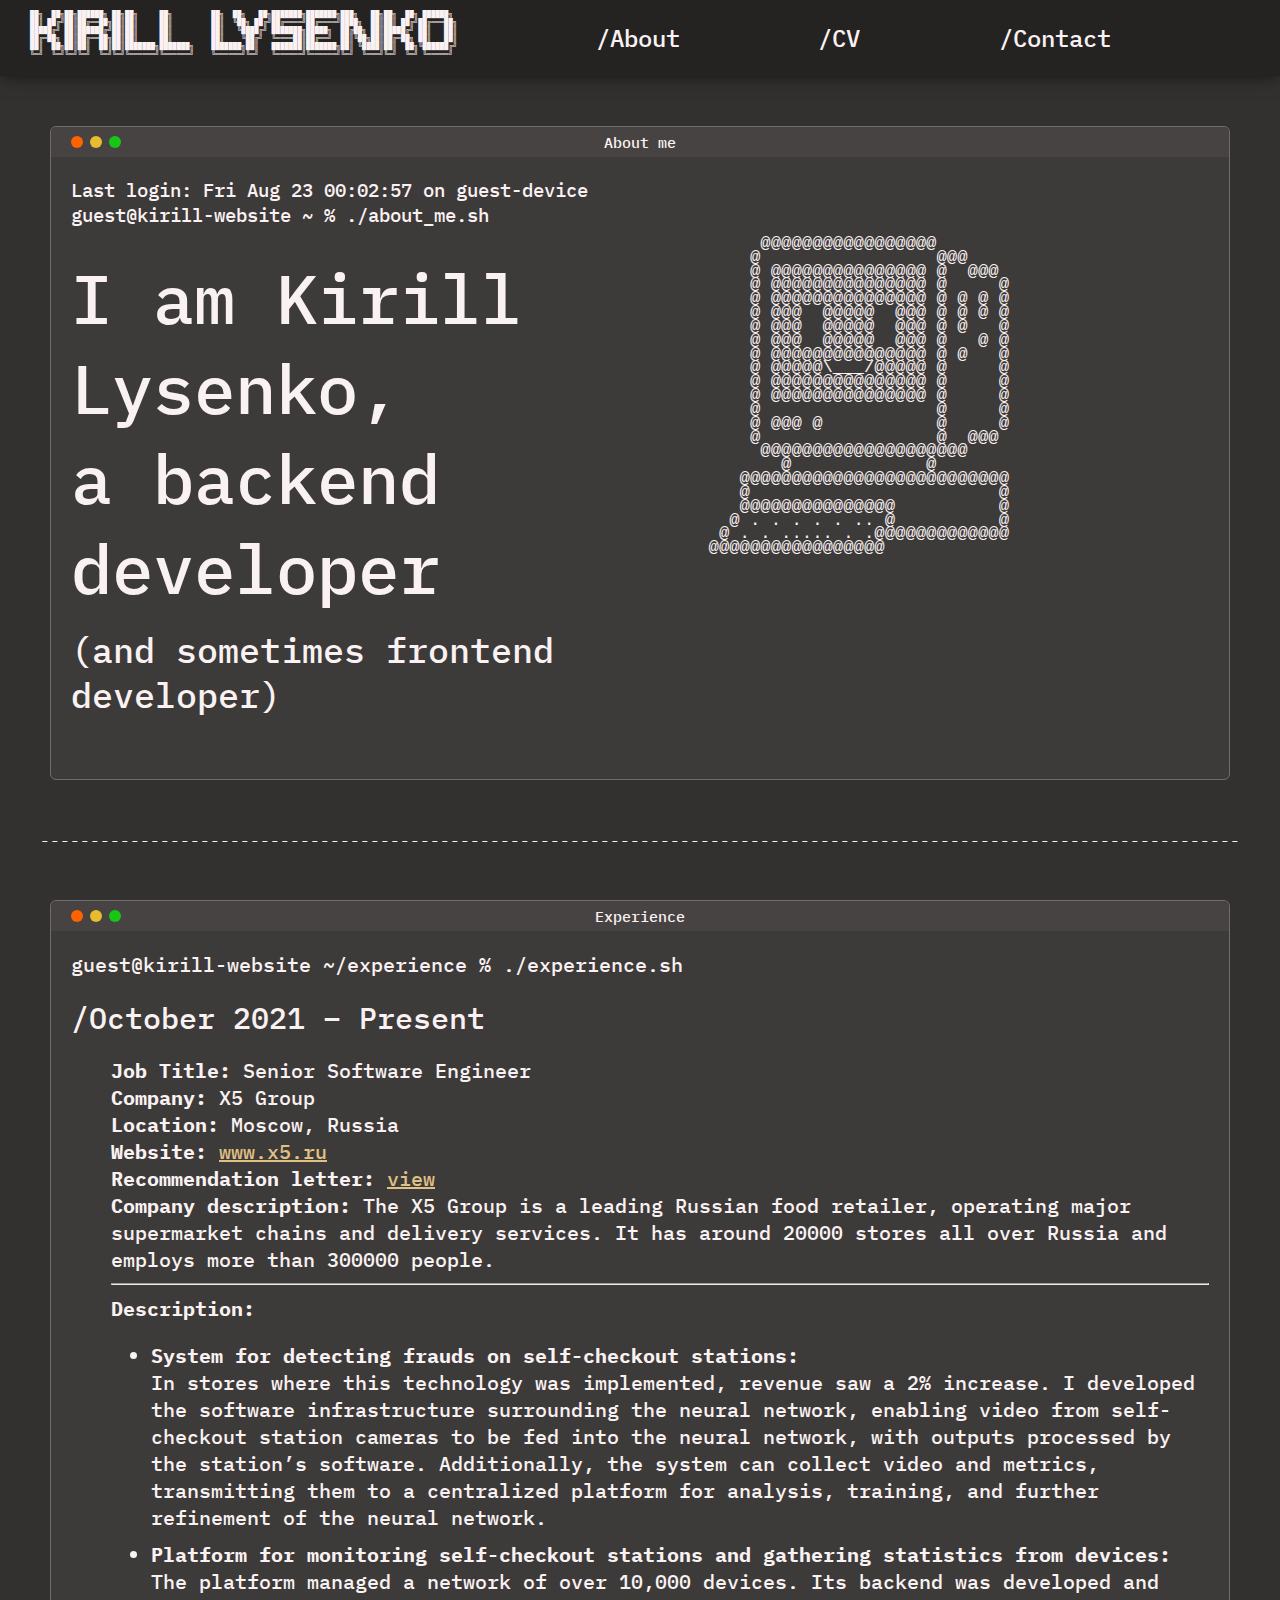
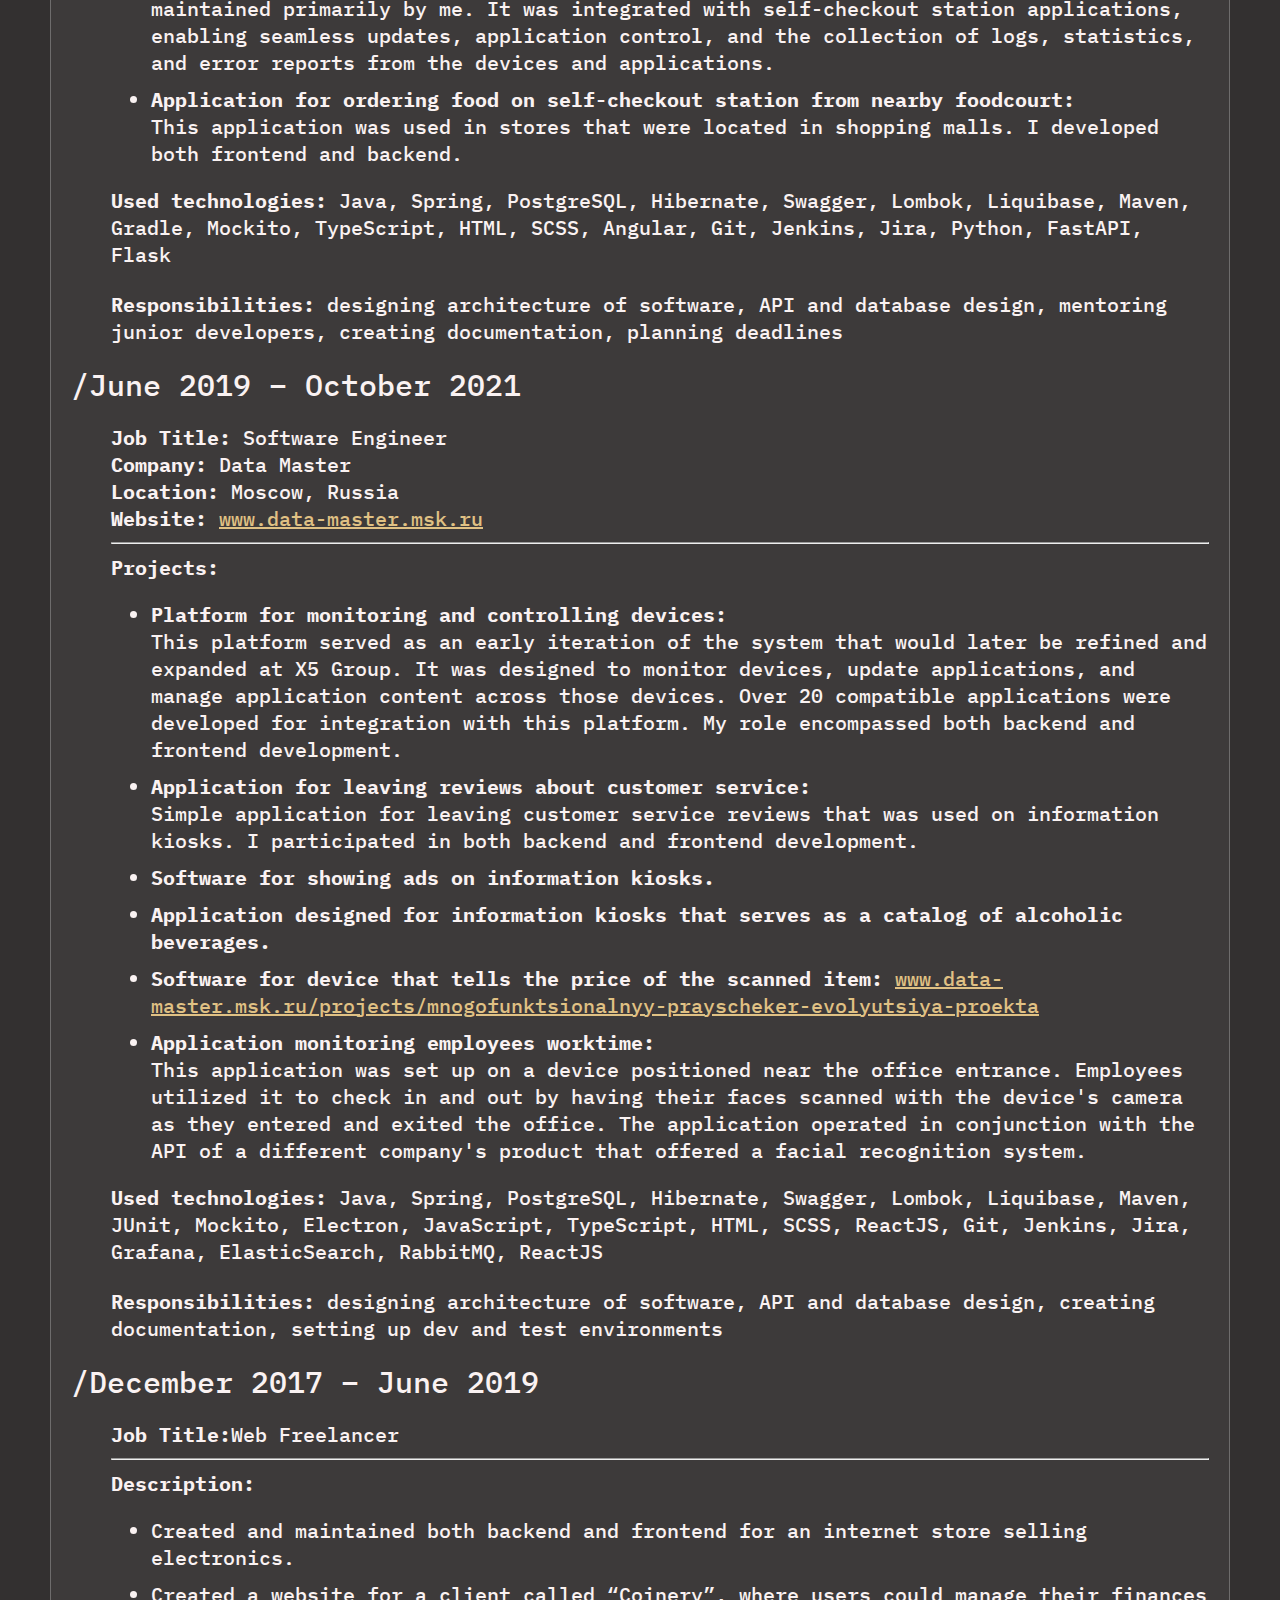
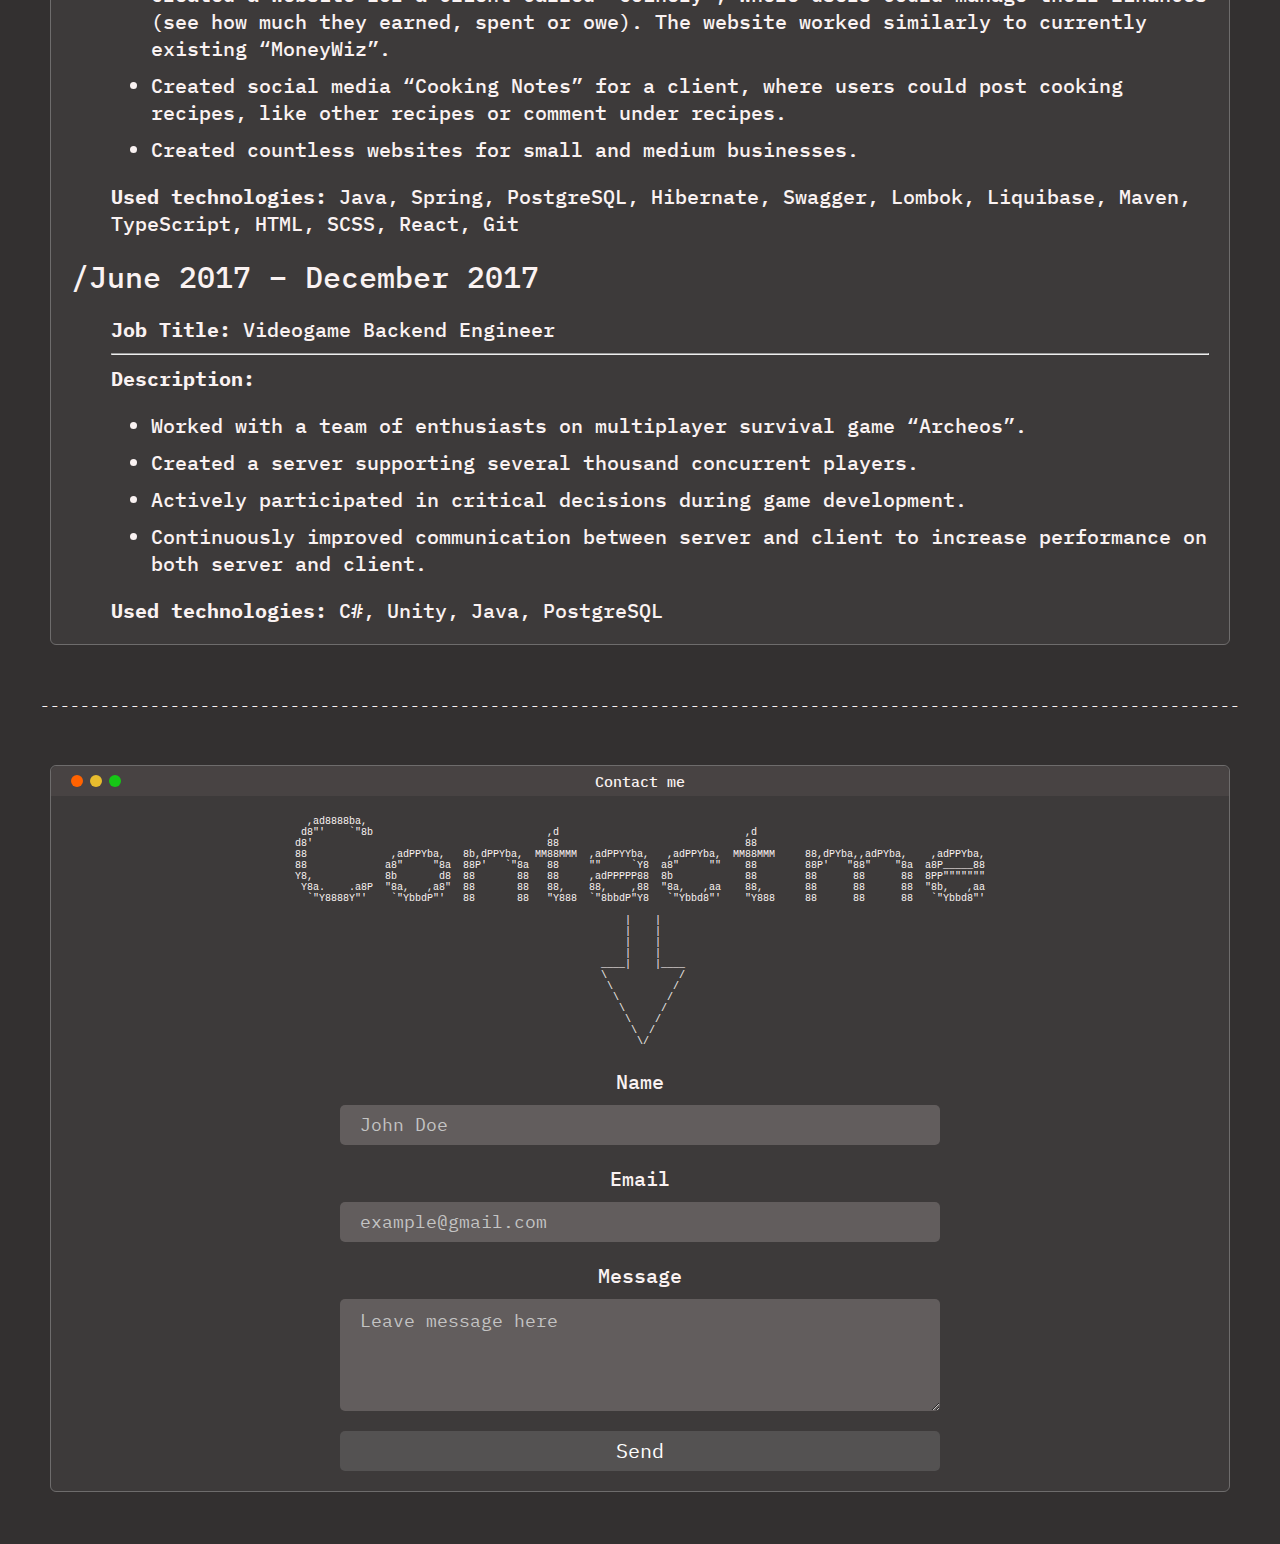
<file: index.html>
<!doctype html>
<html class="no-js" lang="">

<head>
    <meta charset="utf-8">
    <meta name="viewport" content="width=device-width, initial-scale=1">
    <title></title>
    <link rel="stylesheet" href="css/style.css">
    <meta name="description" content="">

    <meta property="og:title" content="">
    <meta property="og:type" content="">
    <meta property="og:url" content="">
    <meta property="og:image" content="">
    <meta property="og:image:alt" content="">

    <link rel="icon" href="/favicon.ico" sizes="any">
    <link rel="icon" href="/icon.svg" type="image/svg+xml">
    <link rel="apple-touch-icon" href="icon.png">

    <link rel="manifest" href="site.webmanifest">
    <meta name="theme-color" content="#fafafa">

    <link rel="preconnect" href="https://fonts.googleapis.com">
    <link rel="preconnect" href="https://fonts.gstatic.com" crossorigin>
    <link href="https://fonts.googleapis.com/css2?family=IBM+Plex+Mono:ital,wght@0,100;0,200;0,300;0,400;0,500;0,600;0,700;1,100;1,200;1,300;1,400;1,500;1,600;1,700&family=VT323&display=swap"
          rel="stylesheet">
</head>

<body>
<div id="header">
    <pre id="name">
██╗  ██╗██╗██████╗ ██╗██╗     ██╗         ██╗  ██╗   ██╗███████╗███████╗███╗   ██╗██╗  ██╗ ██████╗
██║ ██╔╝██║██╔══██╗██║██║     ██║         ██║  ╚██╗ ██╔╝██╔════╝██╔════╝████╗  ██║██║ ██╔╝██╔═══██╗
█████╔╝ ██║██████╔╝██║██║     ██║         ██║   ╚████╔╝ ███████╗█████╗  ██╔██╗ ██║█████╔╝ ██║   ██║
██╔═██╗ ██║██╔══██╗██║██║     ██║         ██║    ╚██╔╝  ╚════██║██╔══╝  ██║╚██╗██║██╔═██╗ ██║   ██║
██║  ██╗██║██║  ██║██║███████╗███████╗    ███████╗██║   ███████║███████╗██║ ╚████║██║  ██╗╚██████╔╝
╚═╝  ╚═╝╚═╝╚═╝  ╚═╝╚═╝╚══════╝╚══════╝    ╚══════╝╚═╝   ╚══════╝╚══════╝╚═╝  ╚═══╝╚═╝  ╚═╝ ╚═════╝
    </pre>
    <div id="links">
        <a href="/">/About</a>
        <a href="/cv.pdf" target="_blank" rel="noopener noreferrer">/CV</a>
        <a href="/contact-me.html">/Contact</a>
    </div>
</div>
<div id="about-me" class="card">
    <div class="card-header">
        <div class="card-buttons">
            <div style="background-color: #ff6200"></div>
            <div style="background-color: #e7bc2e"></div>
            <div style="background-color: #16c716"></div>
        </div>
        <div class="card-title">About me</div>
    </div>
    <div class="card-body">
        <div id="intro-text">Last login: Fri Aug 23 00:02:57 on guest-device
            guest@kirill-website ~ % ./about_me.sh
            <div id="intro-command">
                <div>
                    <div id="intro-text-big">I am Kirill Lysenko,
                        a backend developer
                    </div>
                    <div id="intro-text-small">(and sometimes frontend developer)
                    </div>
                </div>
                <pre id="intro-image">
      @@@@@@@@@@@@@@@@@
     @                 @@@
     @ @@@@@@@@@@@@@@@ @  @@@
     @ @@@@@@@@@@@@@@@ @     @
     @ @@@@@@@@@@@@@@@ @ @ @ @
     @ @@@  @@@@@  @@@ @ @ @ @
     @ @@@  @@@@@  @@@ @ @   @
     @ @@@  @@@@@  @@@ @   @ @
     @ @@@@@@@@@@@@@@@ @ @   @
     @ @@@@@\___/@@@@@ @     @
     @ @@@@@@@@@@@@@@@ @     @
     @ @@@@@@@@@@@@@@@ @     @
     @                 @     @
     @ @@@ @           @     @
     @                 @  @@@
      @@@@@@@@@@@@@@@@@@@@
        @             @
    @@@@@@@@@@@@@@@@@@@@@@@@@@
    @                        @
    @@@@@@@@@@@@@@@          @
   @ . . . . . .. @          @
  @ . . ..... . .@@@@@@@@@@@@@
 @@@@@@@@@@@@@@@@@
                </pre>
            </div>
        </div>
    </div>
</div>
<div class="divider">
    -------------------------------------------------------------------------------------------------------------------------------------------------------------------------------
</div>
<div id="experience" class="card">
    <div class="card-header">
        <div class="card-buttons">
            <div style="background-color: #ff6200"></div>
            <div style="background-color: #e7bc2e"></div>
            <div style="background-color: #16c716"></div>
        </div>
        <div class="card-title">Experience</div>
    </div>
    <div class="card-body">
        <div class="command">
            guest@kirill-website ~/experience % ./experience.sh
        </div>
        <div class="company">
            <div class="company-year">
                /October 2021 – Present
            </div>
            <div class="company-description">
                <div><b>Job Title:</b> Senior Software Engineer</div>
                <div><b>Company:</b> X5 Group</div>
                <div><b>Location:</b> Moscow, Russia</div>
                <div><b>Website:</b> <a href="https://www.x5.ru/en/" target="_blank"
                                        rel="noopener noreferrer">www.x5.ru</a></div>
                <div><b>Recommendation letter:</b> <a href="/x5_recommendation.pdf" target="_blank"
                                                      rel="noopener noreferrer">view</a></div>
                <div><b>Company description:</b> The X5 Group is a leading Russian food retailer, operating major supermarket
                    chains and delivery services. It has around 20000 stores all over
                    Russia and employs more than 300000 people.
                </div>
                <hr>
                <div><b>Description:</b>
                    <ul>
                        <li><b>System for detecting frauds on self-checkout stations:</b>
                            <pre></pre>
                            In stores where this technology was implemented, revenue saw a 2% increase. I developed the
                            software infrastructure surrounding the neural network, enabling video from self-checkout
                            station cameras to be fed into the neural network, with outputs processed by the station’s
                            software. Additionally, the system can collect video and metrics, transmitting them to a
                            centralized platform for analysis, training, and further refinement of the neural network.
                        </li>
                        <li><b>Platform for monitoring self-checkout stations and gathering statistics from devices:</b>
                            <pre></pre>
                            The platform managed a network of over 10,000 devices. Its backend was developed and
                            maintained primarily by me. It was integrated with self-checkout station applications,
                            enabling
                            seamless updates, application control, and the collection of logs, statistics, and error
                            reports from the devices and applications.
                        </li>
                        <li><b>Application for ordering food on self-checkout station from nearby foodcourt:</b>
                            <pre></pre>
                            This application was used in stores that were located in shopping malls. I developed both
                            frontend and backend.
                        </li>
                    </ul>
                </div>
                <div><b>Used technologies:</b> Java, Spring, PostgreSQL, Hibernate, Swagger, Lombok, Liquibase, Maven,
                    Gradle, Mockito, TypeScript, HTML, SCSS, Angular, Git, Jenkins, Jira, Python, FastAPI, Flask
                </div>
                <pre>
                </pre>
                <div><b>Responsibilities: </b> designing architecture of software, API and database design, mentoring
                    junior developers, creating documentation, planning deadlines
                </div>
            </div>
        </div>
        <div class="company">
            <div class="company-year">
                /June 2019 – October 2021
            </div>
            <div class="company-description">
                <div><b>Job Title:</b> Software Engineer</div>
                <div><b>Company:</b> Data Master</div>
                <div><b>Location:</b> Moscow, Russia</div>
                <div><b>Website:</b> <a
                        href="https://data--master-msk-ru.translate.goog/?_x_tr_sl=ru&_x_tr_tl=en&_x_tr_hl=en&_x_tr_pto=wapp"
                        target="_blank" rel="noopener noreferrer">www.data-master.msk.ru</a>
                </div>
                <hr>
                <div><b>Projects:</b>
                    <ul>
                        <li><b>Platform for monitoring and controlling devices:</b>
                            <pre></pre>
                            This platform served as an early iteration of the system that would later be refined and
                            expanded at X5 Group. It was designed to monitor devices, update applications, and manage
                            application content across those devices. Over 20 compatible applications were developed for
                            integration with this platform. My role encompassed both backend and frontend development.
                        </li>
                        <li><b>Application for leaving reviews about customer service:</b>
                            <pre></pre>
                            Simple application for leaving customer service reviews that was used on information kiosks.
                            I participated in both backend and frontend development.
                        </li>
                        <li><b>Software for showing ads on information kiosks.</b></li>
                        <li><b>Application designed for information kiosks that serves as a catalog of alcoholic
                            beverages.</b></li>
                        <li><b>Software for device that tells the price of the scanned item:</b> <a
                                href="https://data--master-msk-ru.translate.goog/projects/mnogofunktsionalnyy-prayscheker-evolyutsiya-proekta/?_x_tr_sl=ru&_x_tr_tl=en&_x_tr_hl=en&_x_tr_pto=wapp">www.data-master.msk.ru/projects/mnogofunktsionalnyy-prayscheker-evolyutsiya-proekta</a>
                        </li>
                        <li><b>Application monitoring employees worktime:</b>
                            <pre></pre>
                            This application was set up on a device positioned near the office entrance. Employees
                            utilized it to check in and out by having their faces scanned with the device's camera as
                            they entered and exited the office. The application operated in conjunction with the API of
                            a different company's product that offered a facial recognition system.
                        </li>
                    </ul>
                </div>
                <div><b>Used technologies:</b> Java, Spring, PostgreSQL, Hibernate, Swagger, Lombok, Liquibase, Maven,
                    JUnit, Mockito, Electron, JavaScript, TypeScript, HTML, SCSS, ReactJS, Git, Jenkins, Jira, Grafana,
                    ElasticSearch, RabbitMQ, ReactJS
                </div>
                <pre>
                </pre>
                <div><b>Responsibilities: </b> designing architecture of software, API and database design, creating
                    documentation, setting up dev and test environments
                </div>
            </div>
        </div>
        <div class="company">
            <div class="company-year">
                /December 2017 – June 2019
            </div>
            <div class="company-description">
                <div><b>Job Title:</b>Web Freelancer</div>
                <hr>
                <div><b>Description:</b>
                    <ul>
                        <li>Created and maintained both backend and frontend for an internet store selling electronics.</li>
                        <li>Created a website for a client called “Coinery”, where users could manage their finances (see how much they earned, spent or owe). The website worked similarly to currently existing “MoneyWiz”.</li>
                        <li>Created social media “Cooking Notes” for a client, where users could post cooking recipes, like other recipes or comment under recipes.</li>
                        <li>Created countless websites for small and medium businesses.</li>
                    </ul>
                </div>
                <div><b>Used technologies:</b> Java, Spring, PostgreSQL, Hibernate, Swagger, Lombok, Liquibase, Maven,
                    TypeScript, HTML, SCSS, React, Git
                </div>
            </div>
        </div>
        <div class="company">
            <div class="company-year">
                /June 2017 – December 2017
            </div>
            <div class="company-description">
                <div><b>Job Title:</b> Videogame Backend Engineer</div>
                <hr>
                <div><b>Description:</b>
                    <ul>
                        <li>Worked with a team of enthusiasts on multiplayer survival game “Archeos”.</li>
                        <li>Created a server supporting several thousand concurrent players.</li>
                        <li>Actively participated in critical decisions during game development.</li>
                        <li>Continuously improved communication between server and client to increase performance on both server and client.</li>
                    </ul>
                </div>
                <div><b>Used technologies:</b> C#, Unity, Java, PostgreSQL
                </div>
            </div>
        </div>
    </div>
</div>
<div class="divider">
    -------------------------------------------------------------------------------------------------------------------------------------------------------------------------------
</div>
<div id="footer" class="card">
    <div class="card-header">
        <div class="card-buttons">
            <div style="background-color: #ff6200"></div>
            <div style="background-color: #e7bc2e"></div>
            <div style="background-color: #16c716"></div>
        </div>
        <div class="card-title">Contact me</div>
    </div>
    <div class="card-body">
        <div class="contact-me-image">
        <pre>
  ,ad8888ba,
 d8"'    `"8b                             ,d                               ,d
d8'                                       88                               88
88              ,adPPYba,   8b,dPPYba,  MM88MMM  ,adPPYYba,   ,adPPYba,  MM88MMM     88,dPYba,,adPYba,    ,adPPYba,
88             a8"     "8a  88P'   `"8a   88     ""     `Y8  a8"     ""    88        88P'   "88"    "8a  a8P_____88
Y8,            8b       d8  88       88   88     ,adPPPPP88  8b            88        88      88      88  8PP"""""""
 Y8a.    .a8P  "8a,   ,a8"  88       88   88,    88,    ,88  "8a,   ,aa    88,       88      88      88  "8b,   ,aa
  `"Y8888Y"'    `"YbbdP"'   88       88   "Y888  `"8bbdP"Y8   `"Ybbd8"'    "Y888     88      88      88   `"Ybbd8"'
                                                   
                                                       |    |
                                                       |    |
                                                       |    |
                                                       |    |
                                                   ____|    |____
                                                   \            /
                                                    \          /
                                                     \        /
                                                      \      /
                                                       \    /
                                                        \  /
                                                         \/
        </pre>
        </div>
        <form action="https://api.web3forms.com/submit" method="POST" id="contact-me-form">
            <div class="input">
                <label for="contact-me-name">Name</label>
                <input id="contact-me-name" type="text" name="name" placeholder="John Doe" required>
            </div>
            <div class="input">
                <label for="contact-me-email">Email</label>
                <input id="contact-me-email" type="email" name="email" placeholder="example@gmail.com" required>
            </div>
            <div class="input">
                <label for="contact-me-message">Message</label>
                <textarea id="contact-me-message" required rows="4" cols="50"
                          name="message"
                          placeholder="Leave message here"></textarea>
            </div>
            <input type="hidden" name="access_key" value="f1a73553-c6b4-40a8-8900-9e857535fec1">
            <input type="checkbox" name="botcheck" class="hidden" style="display: none;">
            <input type="hidden" name="redirect" value="https://kirilllysenko.github.io/contact-me.html">
            <input type="hidden" name="subject" value="Job Contact - Kirill Lysenko">
            <button type="submit">Send</button>
        </form>
    </div>
</div>
<script src="js/app.js"></script>
</body>

</html>
</file>
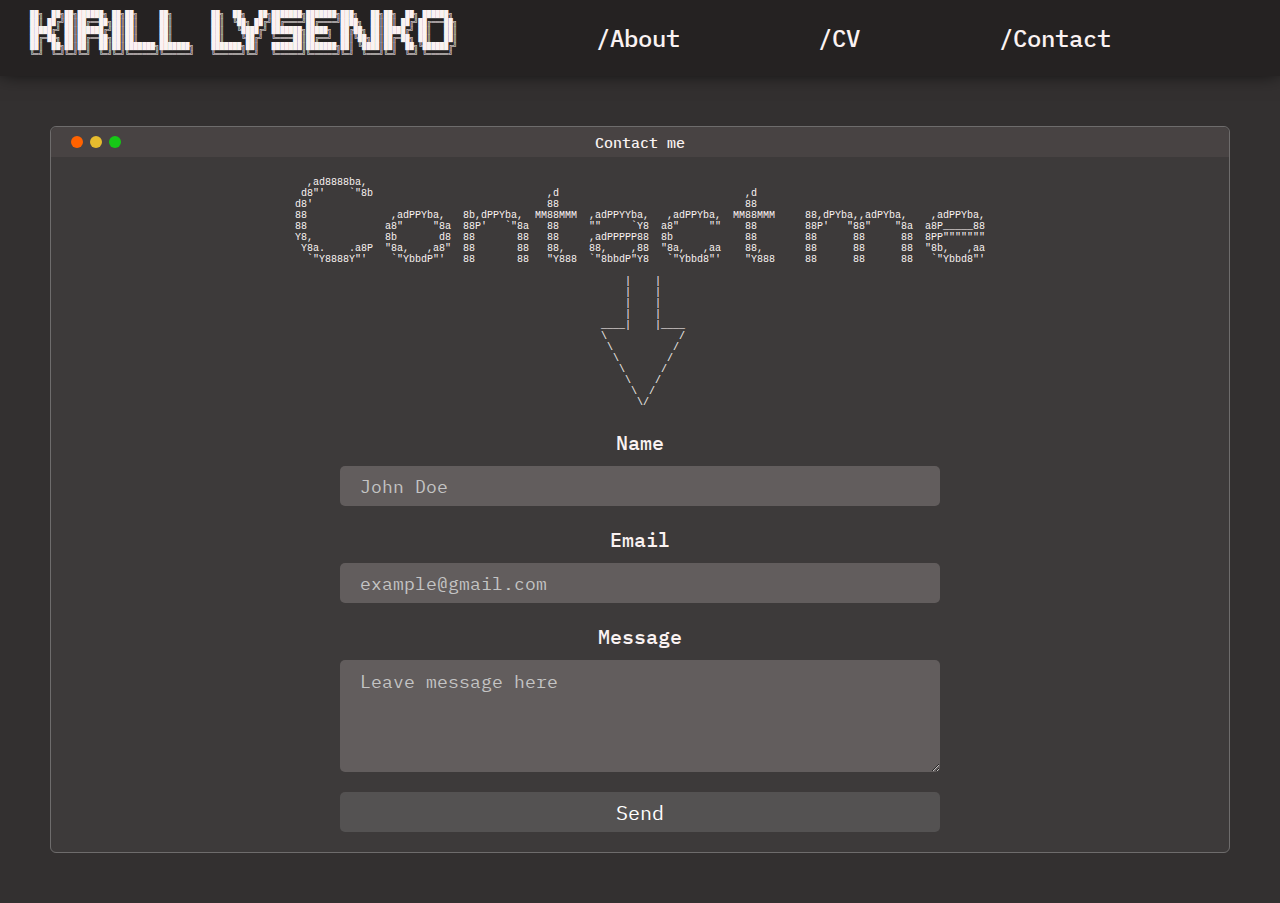
<file: contact-me.html>
<!doctype html>
<html class="no-js" lang="">

<head>
    <meta charset="utf-8">
    <meta name="viewport" content="width=device-width, initial-scale=1">
    <title></title>
    <link rel="stylesheet" href="css/style.css">
    <meta name="description" content="">

    <meta property="og:title" content="">
    <meta property="og:type" content="">
    <meta property="og:url" content="">
    <meta property="og:image" content="">
    <meta property="og:image:alt" content="">

    <link rel="icon" href="/favicon.ico" sizes="any">
    <link rel="icon" href="/icon.svg" type="image/svg+xml">
    <link rel="apple-touch-icon" href="icon.png">

    <link rel="manifest" href="site.webmanifest">
    <meta name="theme-color" content="#fafafa">

    <link rel="preconnect" href="https://fonts.googleapis.com">
    <link rel="preconnect" href="https://fonts.gstatic.com" crossorigin>
    <link href="https://fonts.googleapis.com/css2?family=IBM+Plex+Mono:ital,wght@0,100;0,200;0,300;0,400;0,500;0,600;0,700;1,100;1,200;1,300;1,400;1,500;1,600;1,700&family=VT323&display=swap"
          rel="stylesheet">
</head>

<body>
<div id="header">
    <pre id="name">
██╗  ██╗██╗██████╗ ██╗██╗     ██╗         ██╗  ██╗   ██╗███████╗███████╗███╗   ██╗██╗  ██╗ ██████╗
██║ ██╔╝██║██╔══██╗██║██║     ██║         ██║  ╚██╗ ██╔╝██╔════╝██╔════╝████╗  ██║██║ ██╔╝██╔═══██╗
█████╔╝ ██║██████╔╝██║██║     ██║         ██║   ╚████╔╝ ███████╗█████╗  ██╔██╗ ██║█████╔╝ ██║   ██║
██╔═██╗ ██║██╔══██╗██║██║     ██║         ██║    ╚██╔╝  ╚════██║██╔══╝  ██║╚██╗██║██╔═██╗ ██║   ██║
██║  ██╗██║██║  ██║██║███████╗███████╗    ███████╗██║   ███████║███████╗██║ ╚████║██║  ██╗╚██████╔╝
╚═╝  ╚═╝╚═╝╚═╝  ╚═╝╚═╝╚══════╝╚══════╝    ╚══════╝╚═╝   ╚══════╝╚══════╝╚═╝  ╚═══╝╚═╝  ╚═╝ ╚═════╝
    </pre>
    <div id="links">
        <a href="/">/About</a>
        <a href="/cv.pdf" target="_blank" rel="noopener noreferrer">/CV</a>
        <a href="/contact-me.html">/Contact</a>
    </div>
</div>
<div id="footer" class="card">
    <div class="card-header">
        <div class="card-buttons">
            <div style="background-color: #ff6200"></div>
            <div style="background-color: #e7bc2e"></div>
            <div style="background-color: #16c716"></div>
        </div>
        <div class="card-title">Contact me</div>
    </div>
    <div class="card-body">
        <div class="contact-me-image">
        <pre>
  ,ad8888ba,
 d8"'    `"8b                             ,d                               ,d
d8'                                       88                               88
88              ,adPPYba,   8b,dPPYba,  MM88MMM  ,adPPYYba,   ,adPPYba,  MM88MMM     88,dPYba,,adPYba,    ,adPPYba,
88             a8"     "8a  88P'   `"8a   88     ""     `Y8  a8"     ""    88        88P'   "88"    "8a  a8P_____88
Y8,            8b       d8  88       88   88     ,adPPPPP88  8b            88        88      88      88  8PP"""""""
 Y8a.    .a8P  "8a,   ,a8"  88       88   88,    88,    ,88  "8a,   ,aa    88,       88      88      88  "8b,   ,aa
  `"Y8888Y"'    `"YbbdP"'   88       88   "Y888  `"8bbdP"Y8   `"Ybbd8"'    "Y888     88      88      88   `"Ybbd8"'

                                                       |    |
                                                       |    |
                                                       |    |
                                                       |    |
                                                   ____|    |____
                                                   \            /
                                                    \          /
                                                     \        /
                                                      \      /
                                                       \    /
                                                        \  /
                                                         \/
        </pre>
        </div>
        <form action="https://api.web3forms.com/submit" method="POST" id="contact-me-form">
            <div class="input">
                <label for="contact-me-name">Name</label>
                <input id="contact-me-name" type="text" name="name" placeholder="John Doe" required>
            </div>
            <div class="input">
                <label for="contact-me-email">Email</label>
                <input id="contact-me-email" type="email" name="email" placeholder="example@gmail.com" required>
            </div>
            <div class="input">
                <label for="contact-me-message">Message</label>
                <textarea id="contact-me-message" required rows="4" cols="50"
                          name="message"
                          placeholder="Leave message here"></textarea>
            </div>
            <input type="hidden" name="access_key" value="f1a73553-c6b4-40a8-8900-9e857535fec1">
            <input type="checkbox" name="botcheck" class="hidden" style="display: none;">
            <input type="hidden" name="redirect" value="https://kirilllysenko.github.io/contact-me.html">
            <input type="hidden" name="subject" value="Job Contact - Kirill Lysenko">
            <button type="submit">Send</button>
        </form>
    </div>
</div>
<script src="js/app.js"></script>
</body>

</html>
</file>
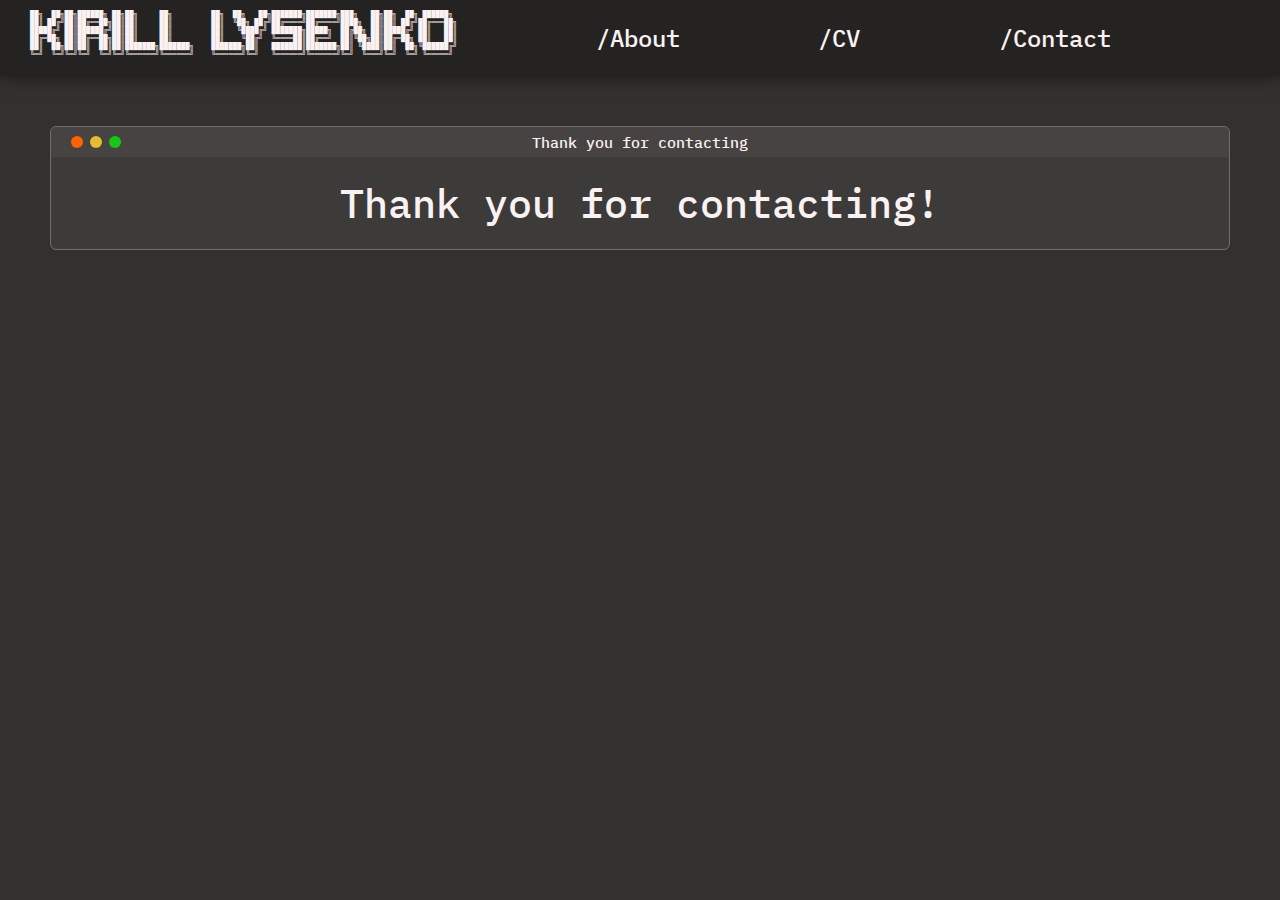
<file: thank-you.html>
<!doctype html>
<html class="no-js" lang="">

<head>
    <meta charset="utf-8">
    <meta name="viewport" content="width=device-width, initial-scale=1">
    <title></title>
    <link rel="stylesheet" href="css/style.css">
    <meta name="description" content="">

    <meta property="og:title" content="">
    <meta property="og:type" content="">
    <meta property="og:url" content="">
    <meta property="og:image" content="">
    <meta property="og:image:alt" content="">

    <link rel="icon" href="/favicon.ico" sizes="any">
    <link rel="icon" href="/icon.svg" type="image/svg+xml">
    <link rel="apple-touch-icon" href="icon.png">

    <link rel="manifest" href="site.webmanifest">
    <meta name="theme-color" content="#fafafa">

    <link rel="preconnect" href="https://fonts.googleapis.com">
    <link rel="preconnect" href="https://fonts.gstatic.com" crossorigin>
    <link href="https://fonts.googleapis.com/css2?family=IBM+Plex+Mono:ital,wght@0,100;0,200;0,300;0,400;0,500;0,600;0,700;1,100;1,200;1,300;1,400;1,500;1,600;1,700&family=VT323&display=swap"
          rel="stylesheet">
</head>

<body>
<div id="header">
    <pre id="name">
██╗  ██╗██╗██████╗ ██╗██╗     ██╗         ██╗  ██╗   ██╗███████╗███████╗███╗   ██╗██╗  ██╗ ██████╗
██║ ██╔╝██║██╔══██╗██║██║     ██║         ██║  ╚██╗ ██╔╝██╔════╝██╔════╝████╗  ██║██║ ██╔╝██╔═══██╗
█████╔╝ ██║██████╔╝██║██║     ██║         ██║   ╚████╔╝ ███████╗█████╗  ██╔██╗ ██║█████╔╝ ██║   ██║
██╔═██╗ ██║██╔══██╗██║██║     ██║         ██║    ╚██╔╝  ╚════██║██╔══╝  ██║╚██╗██║██╔═██╗ ██║   ██║
██║  ██╗██║██║  ██║██║███████╗███████╗    ███████╗██║   ███████║███████╗██║ ╚████║██║  ██╗╚██████╔╝
╚═╝  ╚═╝╚═╝╚═╝  ╚═╝╚═╝╚══════╝╚══════╝    ╚══════╝╚═╝   ╚══════╝╚══════╝╚═╝  ╚═══╝╚═╝  ╚═╝ ╚═════╝
    </pre>
    <div id="links">
        <a href="/">/About</a>
        <a href="/cv.pdf" target="_blank" rel="noopener noreferrer">/CV</a>
        <a href="/contact-me.html">/Contact</a>
    </div>
</div>
<div id="thank-you-for-contacting" class="card">
    <div class="card-header">
        <div class="card-buttons">
            <div style="background-color: #ff6200"></div>
            <div style="background-color: #e7bc2e"></div>
            <div style="background-color: #16c716"></div>
        </div>
        <div class="card-title">Thank you for contacting</div>
    </div>
    <div class="card-body">
        Thank you for contacting!
    </div>
</div>
<script src="js/app.js"></script>
</body>

</html>
</file>
<file: css/style.css>
html {
  background-color: #333030;
  color: #faf2f2;
  font-family: "IBM Plex Mono", monospace;
  font-weight: 500;
  font-style: normal;
  padding: 0;
}

body {
  padding: 0;
  margin: 0;
}

#header {
  font-size: 1.5em;
  flex-direction: row;
  display: flex;
  align-items: center;
  width: 100%;
  background-color: #252222;
  padding: 10px 30px;
  box-shadow: black 0px -5px 20px;
  box-sizing: border-box;
}

#header #name {
  white-space: pre;
  font-family: "Courier New", Courier, monospace;
  font-weight: 300;
  font-size: 0.3em;
}

#header #links {
  flex-grow: 1;
  justify-content: space-evenly;
  align-items: center;
  text-align: center;
  flex-direction: row;
  display: flex;
}

a {
  color: inherit;
  text-decoration: none;
}

#header #links a {
  text-align: center;
  height: 1.3em;
}

#header #links a:hover {
  text-decoration: underline;
}

#about-me {
  font-size: 3em;
}

.card {
  background-color: #3d3a3a;
  margin: 50px;
  border: 1px solid #6e6c6c;
  border-radius: 6px;
}

.card .card-header {
  height: 30px;
  display: flex;
  flex-direction: row;
  position: relative;
  align-items: center;
  width: 100%;
  border-top-left-radius: 6px;
  border-top-right-radius: 6px;
  background-color: #484343;
}

.card .card-title {
  position: absolute;
  left: 50%;
  top: 50%;
  translate: -50% -50%;
  font-size: 15px;
}

.card .card-body {
  padding: 20px;
  font-size: 0.5em;
  position: relative;
}

.card .card-buttons div {
  height: 12px;
  width: 12px;
  border-radius: 6px;
}

.card .card-buttons {
  display: flex;
  justify-content: space-between;
  width: 50px;
  margin-left: 20px;
  flex-direction: row;
}

#intro-text {
  font-size: 0.8em;
  white-space: pre-line;
}

#intro-text-big {
  font-size: 4em;
  line-height: initial;
}

#intro-text-small {
  font-size: 2em;
  line-height: initial;
}

#intro-command {
  display: flex;
  flex-direction: row;
  justify-content: space-between;
  margin-top: 10px;
  font-size: 0.9em;
  line-height: 0.9em;
}

#intro-image {
  font-family: "Source Code Pro", monospace;
  line-height: 0.8em;
  margin-right: 200px;
}

pre {
  margin: 0;
}

.divider {
  margin: 5px 40px;
  white-space: nowrap;
  overflow: clip;
  text-overflow: clip;
}

#experience .card-body {
  font-size: 20px;
}

.company-year {
  font-size: 30px;
  margin-top: 20px;
  margin-bottom: 20px;
}

.company-description {
  margin-left: 40px;
}

.company-description a {
  text-decoration: underline;
  color: #e0c184;
}

.company-description li {
  margin-bottom: 10px;
}

.contact-me-image {
  font-size: 10px;
  display: flex;
  flex-direction: row;
  justify-content: center;
}

#contact-me-form {
  font-size: 20px;
  display: flex;
  align-items: center;
  flex-direction: column;
  width: 600px;
  margin-left: 50%;
  translate: -50% 0;
}

#contact-me-form .input {
  padding: 10px;
  display: flex;
  flex-direction: column;
  align-items: center;
  width: 100%;
}

#contact-me-form .input label {
  display: block;
  margin-bottom: 10px;
}

#contact-me-form .input input {
  font-family: "IBM Plex Mono", monospace;
  font-size: 18px;
  color: white;
  background-color: #625d5d;
  height: 40px;
  width: 100%;
  border-radius: 5px;
  border-color: #6e6c6c;
  border-width: 1px;
  border-style: none;
  padding-left: 20px;
  box-sizing: border-box;
}

#contact-me-form .input textarea {
  font-family: "IBM Plex Mono", monospace;
  font-size: 18px;
  color: white;
  background-color: #625d5d;
  width: 100%;
  border-radius: 5px;
  border-color: #6e6c6c;
  border-width: 1px;
  border-style: none;
  padding-left: 20px;
  padding-right: 20px;
  padding-top: 10px;
  padding-bottom: 10px;
  box-sizing: border-box;
}

#contact-me-form .input input::placeholder {
  color: #c4c4c4;
}

#contact-me-form .input textarea::placeholder {
  color: #c4c4c4;
}

#contact-me-form button {
  font-family: "IBM Plex Mono", monospace;
  height: 40px;
  width: 100%;
  font-size: 20px;
  background-color: #545252;
  border-style: none;
  border-radius: 5px;
  color: white;
  cursor: pointer;
  margin-top: 10px;
}

#contact-me-form button:hover {
  background-color: #706f6f;
}

#thank-you-for-contacting .card-body {
  font-size: 40px;
  text-align: center;
}
</file>
